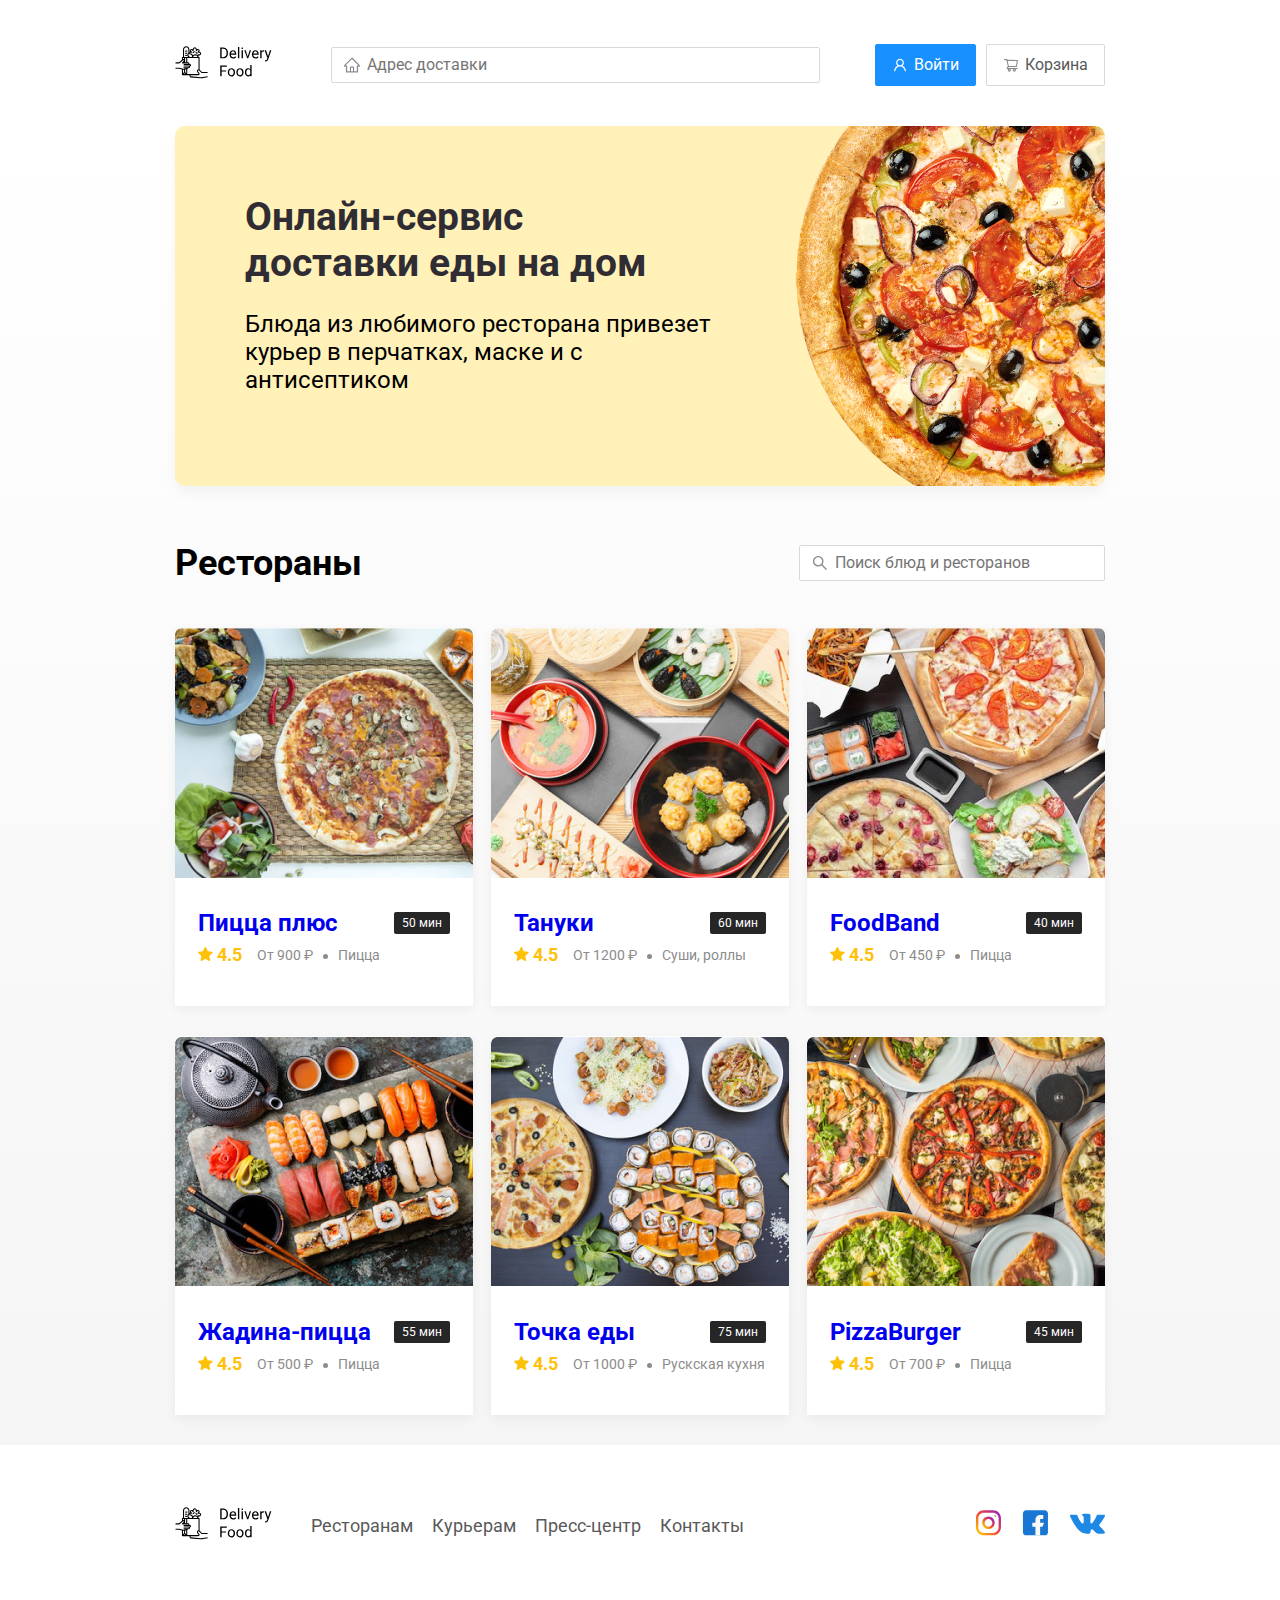
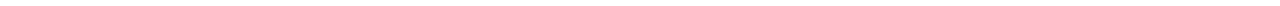
<file: index.html>
<!DOCTYPE html>
<html lang="en">
<head>
  <meta charset="UTF-8">
  <meta name="viewport" content="width=device-width, initial-scale=1.0">
  <meta http-equiv="X-UA-Compatible" content="ie=edge">
  <title>Delivery Food - доставка еды на дом</title>
  <link rel="stylesheet" href="https://fonts.googleapis.com/css?family=Roboto:400,700&display=swap&subset=cyrillic">
  <link rel="stylesheet" href="css/normalize.css">
  <link rel="stylesheet" href="css/style.css">
</head>
<body>

<div class="container">
  <header class="header">
    <a href="index.html" class="logo">
      <img src="images/logo.svg" alt="logo">
    </a>
    <input type="text" class="input input-address" placeholder="Адрес доставки">
    <div class="buttons">
      <button class="button button-primary">
        <img src="images/user.svg" alt="user" class="button-icon">
        <span class="button-text">Войти</span>
      </button>
      <button class="button">
        <img src="images/basket.svg" alt="basket" class="button-icon">
        <span class="button-text">Корзина</span>
      </button>
    </div> 
  </header>
</div> <!-- Контейнер для Хедера шапки сайта -->

<main class="main">
  <div class="container">
    <section class="promo">
      <h1 class="promo-title">Онлайн-сервис <br> доставки еды на дом</h1>
      <p class="promo-text">Блюда из любимого ресторана привезет курьер в перчатках, маске и с антисептиком</p>
    </section>
  
    <section class="restaurants">
      <div class="section-heading">
        <h2 class="section-title">Рестораны</h2>
        <input type="text" class="input input-search" placeholder="Поиск блюд и ресторанов">
      </div>
      <div class="cards">
  
        <a href="#" class="card">  <!-- Первая карточка для пицци -->
          <img src="images/card-image-1.jpg" alt="image" class="card-image">
          <div class="card-text">
            <div class="card-heading">
              <h3 class="card-title">Пицца плюс</h3>
              <span class="card-tag tag">50 мин</span>
            </div>
            <div class="card-info">
              <div class="rating">
                <img src="images/rating.svg" alt="rating" class="rating-start">
                4.5</div>
              <div class="price">От 900 ₽</div>
              <div class="category">Пицца</div>
            </div>
          </div>
        </a>
  
        <a href="restaurant.html" class="card">  <!-- Вторая карточка для пицци -->
          <img src="images/card-image-2.jpg" alt="image" class="card-image">
          <div class="card-text">
            <div class="card-heading">
              <h3 class="card-title">Тануки</h3>
              <span class="card-tag tag">60 мин</span>
            </div>
            <div class="card-info">
              <div class="rating">
                <img src="images/rating.svg" alt="rating" class="rating-start">
                4.5</div>
              <div class="price">От 1200 ₽</div>
              <div class="category">Суши, роллы</div>
            </div>
          </div>
        </a>
  
        <a href="#" class="card">  <!-- Третья карточка для пицци -->
          <img src="images/card-image-3.jpg" alt="image" class="card-image">
          <div class="card-text">
            <div class="card-heading">
              <h3 class="card-title">FoodBand</h3>
              <span class="card-tag tag">40 мин</span>
            </div>
            <div class="card-info">
              <div class="rating">
                <img src="images/rating.svg" alt="rating" class="rating-start">
                4.5</div>
              <div class="price">От 450 ₽</div>
              <div class="category">Пицца</div>
            </div>
          </div>
        </a>
  
        <a href="#" class="card">  <!-- Четвертая карточка для пицци -->
          <img src="images/card-image-4.jpg" alt="image" class="card-image">
          <div class="card-text">
            <div class="card-heading">
              <h3 class="card-title">Жадина-пицца</h3>
              <span class="card-tag tag">55 мин</span>
            </div>
            <div class="card-info">
              <div class="rating">
                <img src="images/rating.svg" alt="rating" class="rating-start">
                4.5</div>
              <div class="price">От 500 ₽</div>
              <div class="category">Пицца</div>
            </div>
          </div>
        </a>
  
        <a href="#" class="card">  <!-- Пятая карточка для пицци -->
          <img src="images/card-image-5.jpg" alt="image" class="card-image">
          <div class="card-text">
            <div class="card-heading">
              <h3 class="card-title">Точка еды</h3>
              <span class="card-tag tag">75 мин</span>
            </div>
            <div class="card-info">
              <div class="rating">
                <img src="images/rating.svg" alt="rating" class="rating-start">
                4.5</div>
              <div class="price">От 1000 ₽</div>
              <div class="category">Рускская кухня</div>
            </div>
          </div>
        </a>
  
        <a href="#" class="card">  <!-- Шестая карточка для пицци -->
          <img src="images/card-image-6.jpg" alt="image" class="card-image">
          <div class="card-text">
            <div class="card-heading">
              <h3 class="card-title">PizzaBurger</h3>
              <span class="card-tag tag">45 мин</span>
            </div>
            <div class="card-info">
              <div class="rating">
                <img src="images/rating.svg" alt="rating" class="rating-start">
                4.5</div>
              <div class="price">От 700 ₽</div>
              <div class="category">Пицца</div>
            </div>
          </div>
        </a>
  
      </div>
    </section>
  </div> <!-- Контейнер для Главной странице сайта -->
</main>

  <footer class="footer">
    <div class="container">
      <div class="footer-block">
        <a href="index.html" class="footer-logo">
          <img src="images/logo.svg" alt="logo">
        </a>
        <nav class="footer-nav">
          <a href="#" class="footer-link">Ресторанам</a>
          <a href="#" class="footer-link">Курьерам</a>
          <a href="#" class="footer-link">Пресс-центр</a>
          <a href="#" class="footer-link">Контакты</a>
        </nav>
        <div class="social-links">
          <a href="#" class="social-link"><img src="images/instagram.svg" alt="instagram"></a>
          <a href="#" class="social-link"><img src="images/fesbuk.svg" alt="fesbuk"></a>
          <a href="#" class="social-link"><img src="images/vk.svg" alt="vk"></a>
        </div>
      </div>
    </div> <!-- Контейнер для Хутер Подвал сайта -->
  </footer>



<script src="js/main.js"></script>
</body>
</html>
</file>
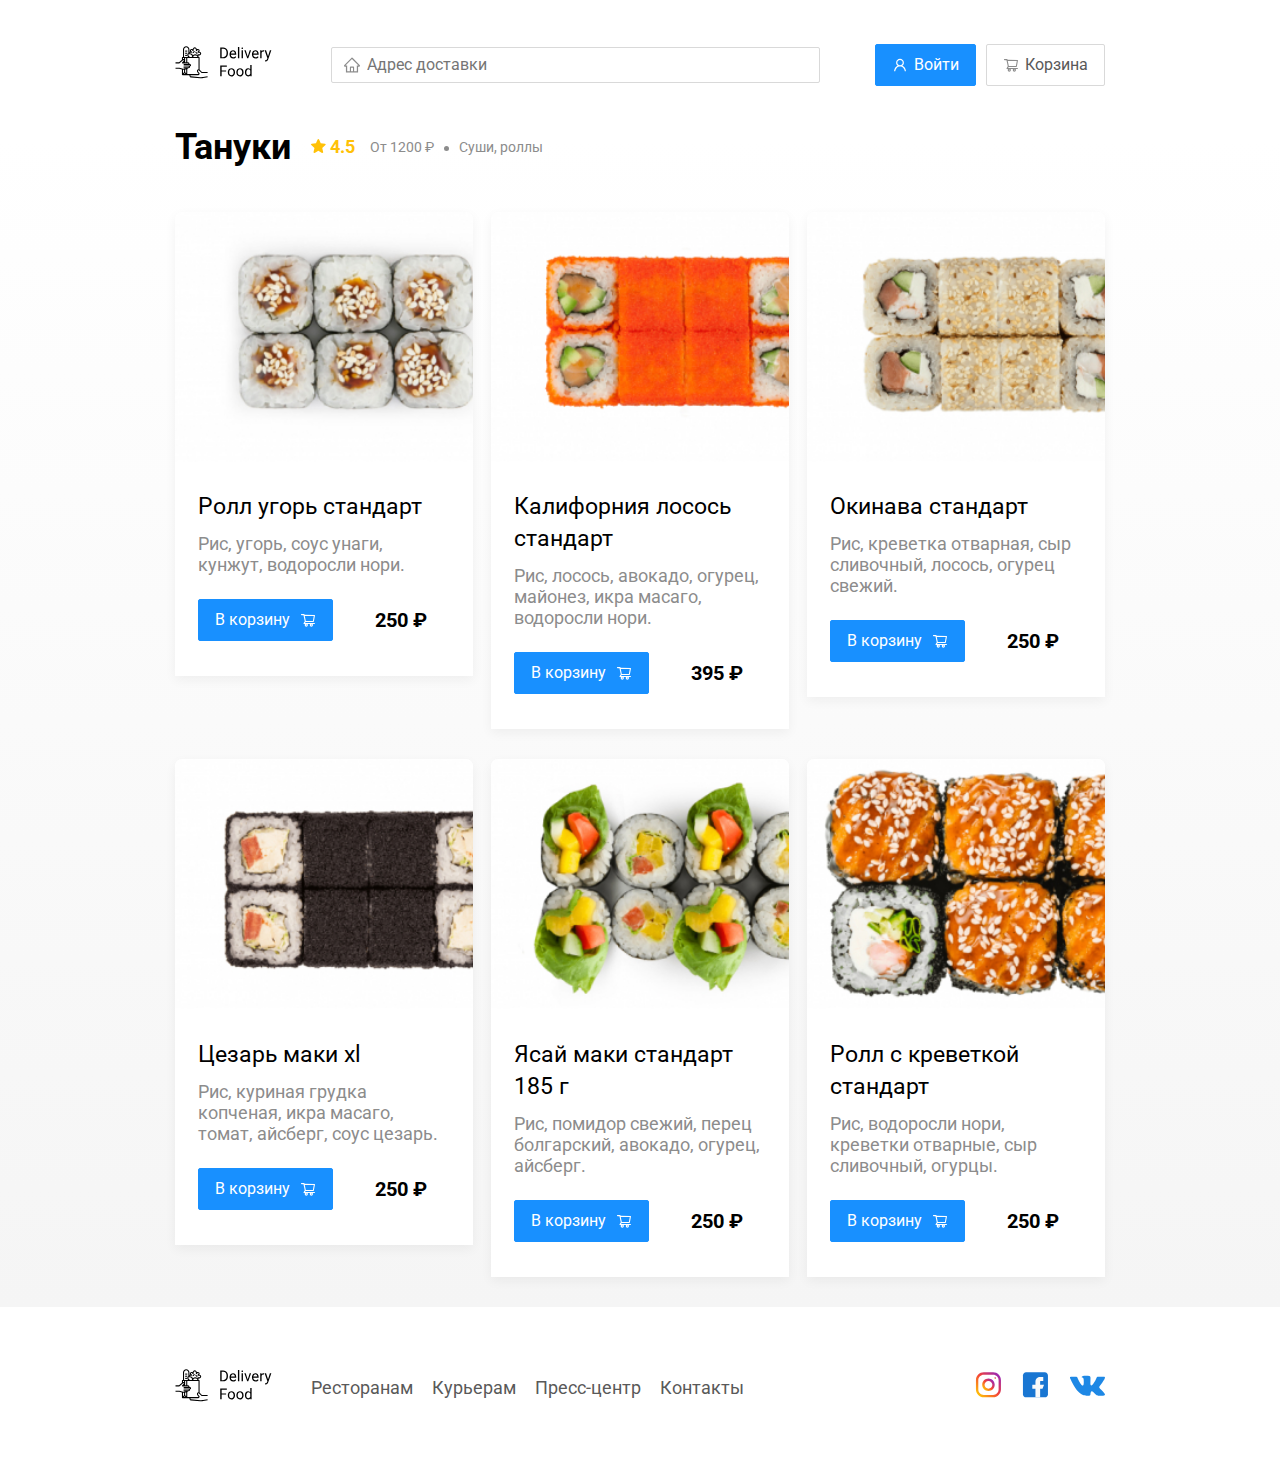
<file: restaurant.html>
<!DOCTYPE html>
<html lang="en">
<head>
  <meta charset="UTF-8">
  <meta name="viewport" content="width=device-width, initial-scale=1.0">
  <meta http-equiv="X-UA-Compatible" content="ie=edge">
  <title>Тануки - доставка еды на дом</title>
  <link rel="stylesheet" href="https://fonts.googleapis.com/css?family=Roboto:400,700&display=swap&subset=cyrillic">
  <link rel="stylesheet" href="css/normalize.css">
  <link rel="stylesheet" href="css/animate.css">
  <link rel="stylesheet" href="css/style.css">
</head>
<body>

<div class="container">
  <header class="header">
    <a href="index.html" class="logo animated bounce"> 
      <img src="images/logo.svg" alt="logo">
    </a>
    <input type="text" class="input input-address" placeholder="Адрес доставки">
    <div class="buttons">
      <button class="button button-primary">
        <img src="images/user.svg" alt="user" class="button-icon">
        <span class="button-text">Войти</span>
      </button>
      <button class="button" id="cart-button">
        <img src="images/basket.svg" alt="basket" class="button-icon">
        <span class="button-text">Корзина</span>
      </button>
    </div> 
  </header>
</div> <!-- Контейнер для Хедера шапки сайта -->

<main class="main">
  <div class="container">
    <section class="restaurants">
      <div class="section-heading">
        <h2 class="section-title">Тануки</h2>
        <div class="card-info">
          <div class="rating">
            <img src="images/rating.svg" alt="rating" class="rating-start">
            4.5</div>
          <div class="price">От 1200 ₽</div>
          <div class="category">Суши, роллы</div>
        </div> 
      </div>
      <div class="cards">
  
        <div class="card wow fadeInUp" data-wow-delay="0.2s">  <!-- Первая карточка для пицци -->
          <img src="images/rolls-1.jpg" alt="image" class="card-image">
          <div class="card-text">
            <div class="card-heading">
              <h3 class="card-title card-title-reg">Ролл угорь стандарт</h3>
            </div>
            <div class="card-info">
              <div class="ingredients">Рис, угорь, соус унаги, кунжут, водоросли нори.</div>
            </div>
            <div class="card-buttons">
              <button class="button button-primary">
              <span class="button-card-text">В корзину</span>
              <img src="images/shopping-cart-white.svg" alt="shopping-cart" class="button-card-image">
            </button>
            <strong class="card-price-bold">250 ₽</strong>
            </div>
          </div>
        </div>
  
        <div class="card wow fadeInUp" data-wow-delay="0.4s">  <!-- Вторая карточка для пицци -->
          <img src="images/rolls-2.jpg" alt="image" class="card-image">
          <div class="card-text">
            <div class="card-heading">
              <h3 class="card-title card-title-reg">Калифорния лосось стандарт</h3>
            </div>
            <div class="card-info">
              <div class="ingredients">Рис, лосось, авокадо, огурец, майонез, икра масаго, водоросли нори.</div>
            </div>
            <div class="card-buttons">
              <button class="button button-primary">
              <span class="button-card-text">В корзину</span>
              <img src="images/shopping-cart-white.svg" alt="shopping-cart" class="button-card-image">
            </button>
            <strong class="card-price-bold">395 ₽</strong>
            </div>
          </div>
        </div>
  
        <div class="card wow fadeInUp" data-wow-delay="0.6s">  <!-- Третья карточка для пицци -->
          <img src="images/rolls-3.jpg" alt="image" class="card-image">
          <div class="card-text">
            <div class="card-heading">
              <h3 class="card-title card-title-reg">Окинава стандарт</h3>
            </div>
            <div class="card-info">
              <div class="ingredients"> Рис, креветка отварная, сыр сливочный, лосось, огурец свежий.</div>
            </div>
            <div class="card-buttons">
              <button class="button button-primary">
              <span class="button-card-text">В корзину</span>
              <img src="images/shopping-cart-white.svg" alt="shopping-cart" class="button-card-image">
            </button>
            <strong class="card-price-bold">250 ₽</strong>
            </div>
          </div>
        </div>
  
        <div class="card wow fadeInUp" data-wow-delay="0.2s">  <!-- Четвертая карточка для пицци -->
          <img src="images/rolls-4.jpg" alt="image" class="card-image">
          <div class="card-text">
            <div class="card-heading">
              <h3 class="card-title card-title-reg">Цезарь маки хl</h3>
            </div>
            <div class="card-info">
              <div class="ingredients">Рис, куриная грудка копченая, икра масаго, томат, айсберг, соус цезарь.</div>
            </div>
            <div class="card-buttons">
              <button class="button button-primary">
              <span class="button-card-text">В корзину</span>
              <img src="images/shopping-cart-white.svg" alt="shopping-cart" class="button-card-image">
            </button>
            <strong class="card-price-bold">250 ₽</strong>
            </div>
          </div>
        </div>
  
        <div class="card wow fadeInUp" data-wow-delay="0.4s">  <!-- Пятая карточка для пицци -->
          <img src="images/rolls-5.jpg" alt="image" class="card-image">
          <div class="card-text">
            <div class="card-heading">
              <h3 class="card-title card-title-reg">Ясай маки стандарт 185 г</h3>
            </div>
            <div class="card-info">
              <div class="ingredients">Рис, помидор свежий, перец болгарский, авокадо, огурец, айсберг.</div>
            </div>
            <div class="card-buttons">
              <button class="button button-primary">
              <span class="button-card-text">В корзину</span>
              <img src="images/shopping-cart-white.svg" alt="shopping-cart" class="button-card-image">
            </button>
            <strong class="card-price-bold">250 ₽</strong>
            </div>
          </div>
        </div>
  
        <div class="card wow fadeInUp" data-wow-delay="0.6s">  <!-- Шестая карточка для пицци -->
          <img src="images/rolls-6.jpg" alt="image" class="card-image">
          <div class="card-text">
            <div class="card-heading">
              <h3 class="card-title card-title-reg">Ролл с креветкой стандарт</h3>
            </div>
            <div class="card-info">
              <div class="ingredients">Рис, водоросли нори, креветки отварные, сыр сливочный, огурцы.</div>
            </div>
            <div class="card-buttons">
              <button class="button button-primary">
              <span class="button-card-text">В корзину</span>
              <img src="images/shopping-cart-white.svg" alt="shopping-cart" class="button-card-image">
            </button>
            <strong class="card-price-bold">250 ₽</strong>
            </div>
          </div>
        </div>
  
      </div>
    </section>
  </div> <!-- Контейнер для Главной странице сайта -->
</main>

  <footer class="footer">
    <div class="container">
      <div class="footer-block">
        <a href="index.html" class="footer-logo">
          <img src="images/logo.svg" alt="logo">
        </a>
        <nav class="footer-nav">
          <a href="#" class="footer-link">Ресторанам</a>
          <a href="#" class="footer-link">Курьерам</a>
          <a href="#" class="footer-link">Пресс-центр</a>
          <a href="#" class="footer-link">Контакты</a>
        </nav>
        <div class="social-links">
          <a href="#" class="social-link"><img src="images/instagram.svg" alt="instagram"></a>
          <a href="#" class="social-link"><img src="images/fesbuk.svg" alt="fesbuk"></a>
          <a href="#" class="social-link"><img src="images/vk.svg" alt="vk"></a>
        </div>
      </div>
    </div> <!-- Контейнер для Хутер Подвал сайта -->
  </footer>

<div class="modal">
  <div class="modal-dialog">
    <div class="modal-header">
      <h3 class="modal-title">Корзина</h3>
        <button class="close">&times;</button>
    </div>
    <div class="modal-body">
      <div class="food-row"> <!-- Первый ролл -->
        <span class="food-name">Ролл угорь стандарт</span>
        <strong class="food-price">250 ₽</strong>
        <div class="food-counter">
          <button class="counter-button">-</button>
          <span class="counter">1</span>
          <button class="counter-button">+</button>
        </div>
      </div>

      <div class="food-row"> <!-- Второй ролл -->
        <span class="food-name">Ролл угорь стандарт</span>
        <strong class="food-price">250 ₽</strong>
        <div class="food-counter">
          <button class="counter-button">-</button>
          <span class="counter">1</span>
          <button class="counter-button">+</button>
        </div>
      </div>

      <div class="food-row"> <!-- Третый ролл -->
        <span class="food-name">Ролл угорь стандарт</span>
        <strong class="food-price">250 ₽</strong>
        <div class="food-counter">
          <button class="counter-button">-</button>
          <span class="counter">1</span>
          <button class="counter-button">+</button>
        </div>
      </div>

      <div class="food-row"> <!-- Четвертий ролл -->
        <span class="food-name">Ролл угорь стандарт</span>
        <strong class="food-price">250 ₽</strong>
        <div class="food-counter">
          <button class="counter-button">-</button>
          <span class="counter">1</span>
          <button class="counter-button">+</button>
        </div>
      </div>

      <div class="food-row"> <!-- Пятый ролл -->
        <span class="food-name">Ролл угорь стандарт</span>
        <strong class="food-price">250 ₽</strong>
        <div class="food-counter">
          <button class="counter-button">-</button>
          <span class="counter">1</span>
          <button class="counter-button">+</button>
        </div>
      </div>
    </div>

    <div class="modal-footer">
      <span class="modal-pricetag">1250 ₽</span>
      <div class="footer-buttons">
        <button class="button button-primary">Оформить заказ</button>
        <button class="button">Отмена</button>
      </div>
    </div>

  </div>
</div>

<script src="js/wow.min.js"></script>
<script src="js/main.js"></script>
</body>
</html>
</file>
<file: css/style.css>
html{
  box-sizing: border-box;
}
*,
*::before,
*::after{
  box-sizing: inherit;
}

body{
  font-family: 'Roboto', sans-serif;
  padding-top: 44px;
}


.container{
  max-width: 1200px;
  padding-left: 15px; /*відступи від лівого краю*/
  padding-right: 15px; /*відступи від правого краю*/
  margin: 0 auto;
}

.header{
  display: flex;
  align-items: center;
  justify-content: space-between;
  margin-bottom: 40px;  
}

.input{
  background-color: #fff;
  border: 1px solid #d9d9d9;
  border-radius: 2px;
  padding: 8px;
  font-size: 16px;
  background-repeat: no-repeat;
  background-position: left 11px center;
  padding-left: 35px; 
}

.input-address{
  flex: 0.8;
  background-image: url(../images/home.svg);
}

.input-search{
  width: 306px;
  background-image: url(../images/search.svg);
  margin-left: auto;
}

.buttons{
  display: flex;
  align-items: center;
}

.button{
  padding: 8px 16px;
  background: #FFFFFF;
  border: 1px solid #D9D9D9;
  box-sizing: border-box;
  box-shadow: 0px 0px 2px rgba(0, 0, 0, 0.0015);
  border-radius: 2px;
  color: #595959;
  font-size: 16px;
  line-height: 24px;
  display: flex;
  align-items: center;
}

.button-primary{
  background-color: #1890ff;
  border: 1px solid #1890ff;
  color: #fff;
  margin-right: 10px;
}

.button-icon{
  margin-right: 6px;
}

.button-card-text{
  margin-right: 10px;
}

.promo{
  box-shadow: 0px 7px 12px rgba(158, 158, 163, 0.1);
  background-color: #fff1b8;
  border-radius: 10px;
  padding: 68px 70px;
  background-image: url(../images/promo-image.png);
  background-repeat: no-repeat;
  background-position: top 25px right -100px;
  background-size: 800px;
  margin-bottom: 56px;
}

.promo-title{
  font-weight: 700;
  font-size: 39px;
  line-height: 46px;
  color: #302c34;
  margin-bottom: 15px;
  margin: 0;
}
.promo-text{
  max-width: 505px;
  font-size: 24px;
  line-height: 28px;
}

.section-heading{
  display: flex;
  align-items: center;
  margin-bottom: 44px;
}

.section-title{
  margin: 0;
  font-size: 36px;
  line-height: 42px;
  font-weight: 700;
  color: #000000;
  margin-right: 20px;
}

.cards{
  display: flex;
  justify-content: space-between;
  align-items: flex-start;
  flex-wrap: wrap;
}

.card{
  background-color: #fff;
  box-shadow: 0px 4px 12px rgba(0, 0, 0, 0.05);
  border-radius: 7px 7px 0px 0px;  /* ошибка с округлениям  */
  overflow: hidden;
  margin-bottom: 30px;
  flex-basis: 32%;
  text-decoration: none;
}

.card-image{
  width: 384px;
  height: 250px;
  object-fit: cover;
}

.card-text{
  padding-top: 25px;
  padding-bottom: 35px;
  padding-left: 23px;
  padding-right: 23px;
}

.card-heading{
  display: flex;
  align-items: center;
  justify-content: space-between;
}

.card-title{
  font-weight: 700;
  font-size: 24px;
  line-height: 32px;
  margin: 0;
}

.card-title-reg{
  font-weight: 400;
  margin-bottom: 10px;
  font-size: 23px;
}



.card-tag{
  color: #fff;
  font-size: 12px;
  line-height: 20px;
  background-color: #262626;
  border-radius: 2px;
  padding: 1px 8px;
}

.card-info{
  display: flex;
  align-items: center;
  flex-wrap: wrap;
}

.card-buttons{
  display: flex;
  align-items: center;
  margin-top: 24px;
}

.card-price-bold{
  font-size: 20px;
  line-height: 32px;
  font-weight: 700;
  margin-left: 32px;
}

.rating{
  margin-right: 26px;
  color: #ffc107;
  font-weight: 700;
  font-size: 18px;
  line-height: 32px;
}

.price,
.category{
  color: #8c8c8c;
  font-size: 18px;
  line-height: 32px;
}

.price{
  margin-right: 10px;
}

.ingredients{
  color: #8c8c8c;
  font-size: 18px;
  line-height: 21px;
}

.category{
  text-overflow: ellipsis;
  overflow: hidden;
  white-space: nowrap;
  max-width: 150px ;
}

.price::after{
  content:"";
  width: 5px;
  height: 5px;
  background-color: #8c8c8c;
  display: inline-block;
  vertical-align: middle;
  border-radius: 50%;
  margin-left: 10px;
}

.main{
  background: linear-gradient(180deg, rgba(245, 245, 245, 0) 1.04%, #F5F5F5 100%);
}

.footer{
  padding: 60px 0;
}

.footer-block{
  display: flex;
  align-items: center;
  justify-content: space-between;
}

.footer-nav{
  margin-right: auto;
  margin-left: 35px;
}

.footer-link{
  text-decoration: none;
  display: inline-block;
  color: #595959;
  font-size: 18px;
  line-height: 21px;
  font-weight: 400;
}

.footer-link:not(:last-child){
  margin-right: 15px;
}

.social-links{
  display: flex;
  align-items: center;
}

.social-link:not(:last-child){
  margin-right: 21px;
}

.modal{
  position: fixed;
  left: 0;
  top: 0;
  width: 100%;
  height: 100%;
  background-color: rgba(0, 0, 0, 0.4);
  display: flex;
  display: none;
}

.is-open{
  display: flex;
}

.modal-dialog{
  max-width: 780px;
  width: 95%;
  background-color: #fff;
  border-radius: 5px;
  margin: auto;
  padding: 40px 45px;
}

.modal-title{
  margin: 0;
  font-weight: 700;
  font-size: 36px;
  line-height: 42px;
}

.modal-header{
  display: flex;
  align-items: center;
  justify-content: space-between;
  margin-bottom: 45px;
}

.modal-body{
  margin-bottom: 52px;
}

.close{
  font-size: 36px;
  border: none;
  background-color: transparent;
}


.food-row{
  display: flex;
  align-items: center;
  justify-content: space-between;
  padding-bottom: 0;
  padding-bottom: 8px;
  border-bottom: 1px solid #d9d9d9;
  margin-bottom: 15px;

}

.food-name{
  font-weight: 400;
  font-size: 18px;
  line-height: 32px;
}

.food-price{
  margin-left: auto;
  margin-right: 47px;
  font-weight: 700;
  font-size: 20px;
  line-height: 32px;
}

.food-counter{
  display: flex;
  align-items: center;
}

.counter-button{
  background-color: #fff;
  border: 1px solid #40a9ff;
  border-radius: 2px;
  width: 39px;
  height: 32px;
  display: flex;
  align-items: center;
  justify-content: center;
  font-weight: 400;
  font-size: 14px;
  line-height: 22px;
  color: #40a9ff;
}

.counter{
  font-size: 16px;
  line-height: 24px;
  margin-left: 10px;
  margin-right: 10px;
}

.modal-footer{
  display: flex;
  align-items: center;
  justify-content: space-between;
}

.footer-buttons{
  display: flex;
  align-items: center;
}

.modal-pricetag{
  background-color: #262626;
  border-radius: 5px;
  color: #fff;
  padding: 15px 20px;
  font-size: 20px;
  line-height: 23px;
}

        /* Адаптив */

                                /* ----------- ШИРИНА - 1360 PX - 960 PX ---------------*/

@media (max-width: 1360px) {
  .container{
    max-width: 960px;
  }
  .promo{
    background-position: top -100px right -310px;
    background-size: 750px;
  }
  .rating{
    margin-right: 15px;
  }
  .category,
  .price{
    font-size: 14px;
  }
  .card-image img{
    width: 100%;
  }
}

                                /* ----------- ШИРИНА - 992 PX - 750 PX ---------------*/

@media (max-width: 992px) {
  .container{
    max-width: 750px;
  }
  .promo{
    padding: 50px;
    background-size: 500px;
    background-position: center right -200px;
  }
  .promo-text{
    font-size: 18px;
    max-width: 400px;
  }
  .card{
    flex-basis: 49%;
  }
  .footer-link{
    font-size: 16px;
  }
}

                                /* ----------- ШИРИНА - 768 PX - 560 PX ---------------*/

@media (max-width: 768px) {
  .container{
    max-width: 560px;
  }
  .card-info{
    flex-wrap: wrap;
  }
  .card-title{
    font-size: 18px;
  }
  .card .rating{
    flex-basis: 100%;
  }
  .input-address{
    width: 3%;
  }
  .promo-title{
    font-size: 24px;
    line-height: 1.4;
  }
  .promo{
    background-size: 400px;
    background-position: bottom 50px right -200px;
  }
  .promo-text{
    margin-top: 0;
  }
  .footer-nav a:nth-child(3) {
    margin-right: 12px;
  }
}

                                /* ----------- ШИРИНА - 578 PX - 90% PX ---------------*/

@media (max-width: 578px) {
  .container{
    max-width: 90%;
    }
  .header{
    flex-wrap: wrap;
  }
  .input-address{
    width: auto;
    flex: 0.8;
    order: 5; 
    margin-top: 15px;
    flex: 1;
  }
  .promo{
    background-position: bottom 100px right -170px;
  }
  .promo-text{
    max-width: 300px;
  }
  .promo-title{
    margin-bottom: 10px;
  }
  .section-title{
    font-size: 25px;
  }
  .card{
    flex-basis: 100%;
  }
  .card-image{
    width: 100%;
  }
  .card-info{
    flex-wrap: none;
  }
  .footer-nav{
    order: 0;
    margin-left: 0;
  }
  .rating{
    flex-basis: auto;
  }
  .footer-logo{
    margin-right: 15px;
    order: 1;
  }
  .social-links{
    order: 2;
  }
  .footer{
    padding: 30px 0;
  }
  .footer-block{
    align-items: flex-start;
  }
}

                                /* ----------- ШИРИНА - 480 PX ---------------*/

@media (max-width: 480px) {
  .promo{
    padding: 20px;
    background-image: none;
  }
  .section-heading{
    flex-wrap: wrap;
  }
  .section-title{
    margin-bottom: 10px;
  }
  .footer-block{
    flex-wrap: wrap;
    flex-direction: column;
    align-items: center;
  }
  .footer-nav{
    margin-right: 0;
    display: flex;
    flex-direction: column;
    margin-bottom: 20px;
    text-align: center;
  }
  .footer-logo{
    order: 0;
    margin-bottom: 20px;
  }
  .footer-link:not(:last-child){
    margin-right: 0;
  }
}

                                /* ----------- ШИРИНА - 375 PX ---------------*/

@media (max-width: 375px) {
  .button-primary{
    padding: 8px 9px;
  }
  .button{
    padding: 8px 9px;
  }
}

                                /* ----------- ШИРИНА - 320 PX ---------------*/

@media (max-width: 320px) {
  .button-text{
    display: none;
  }
  .button{
    min-height: 40px;
  }
  .button-icon{
    margin: 0;
  }
}
</file>
